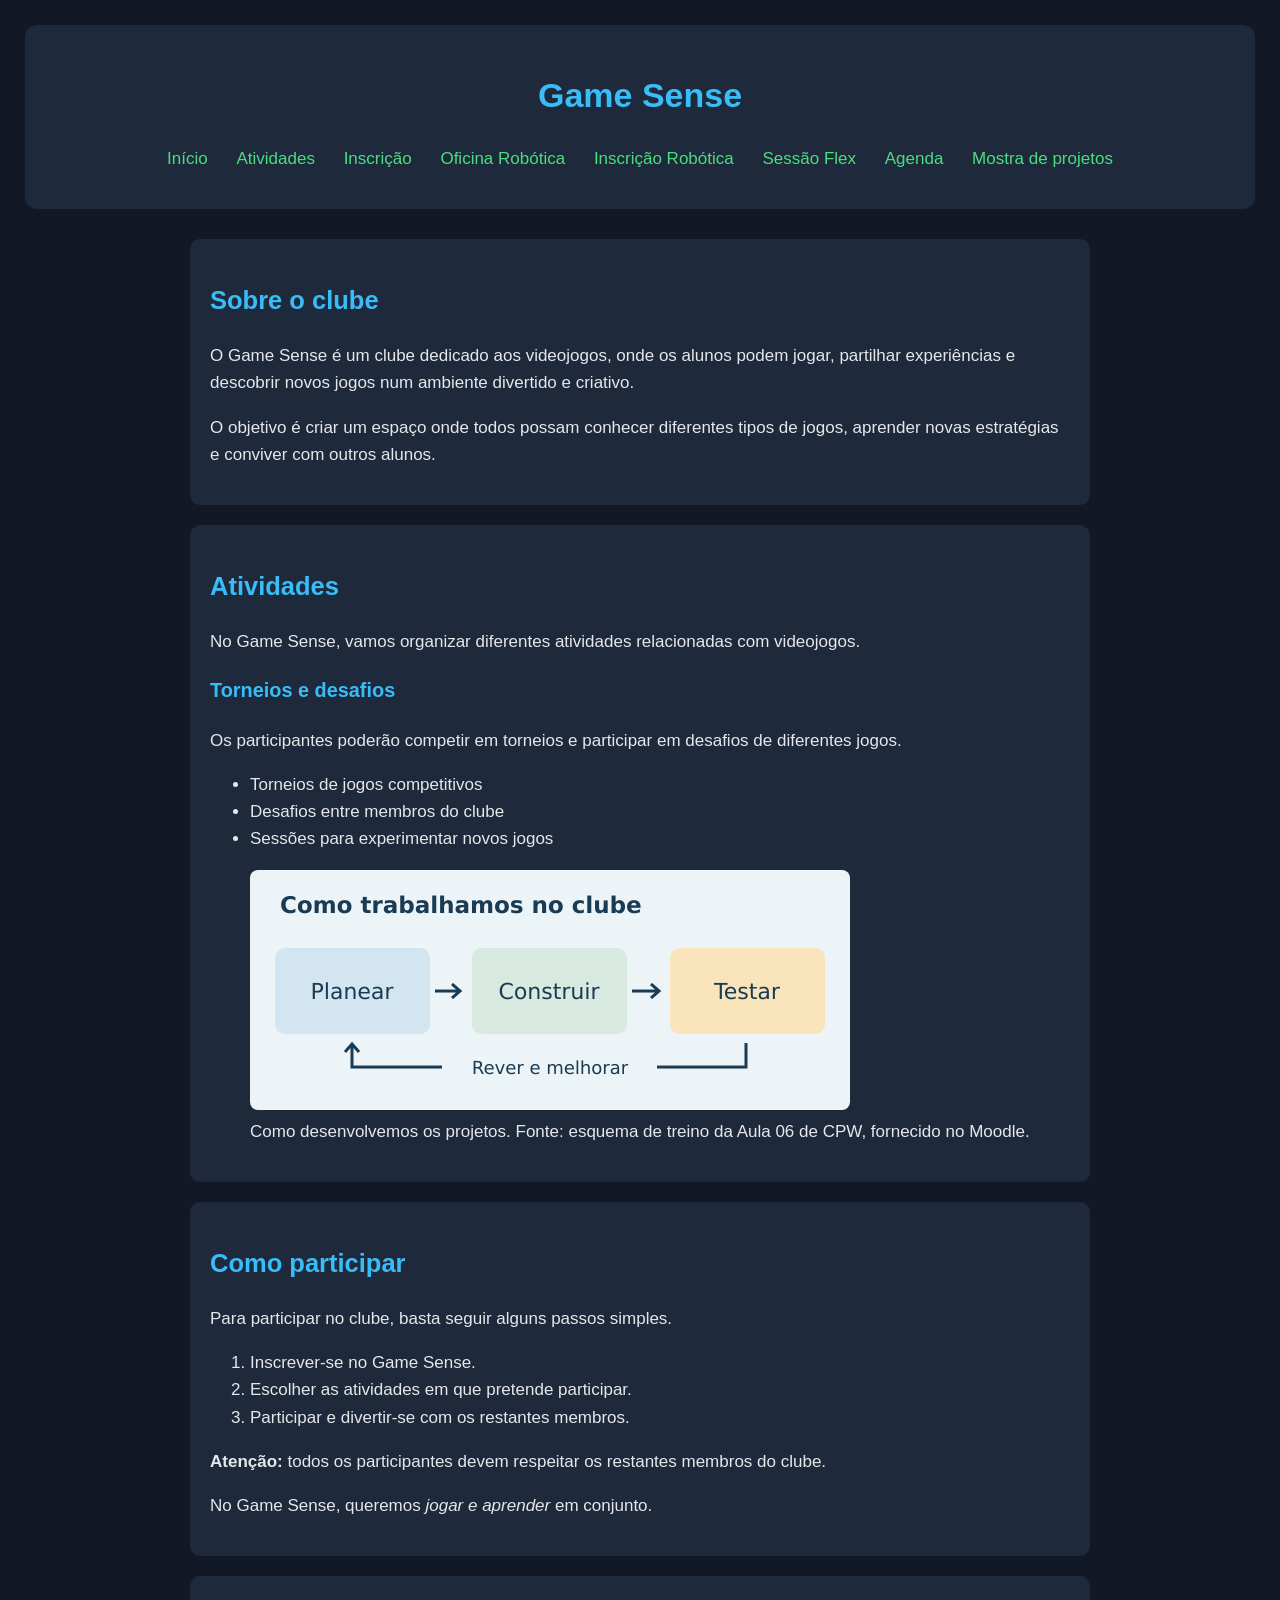
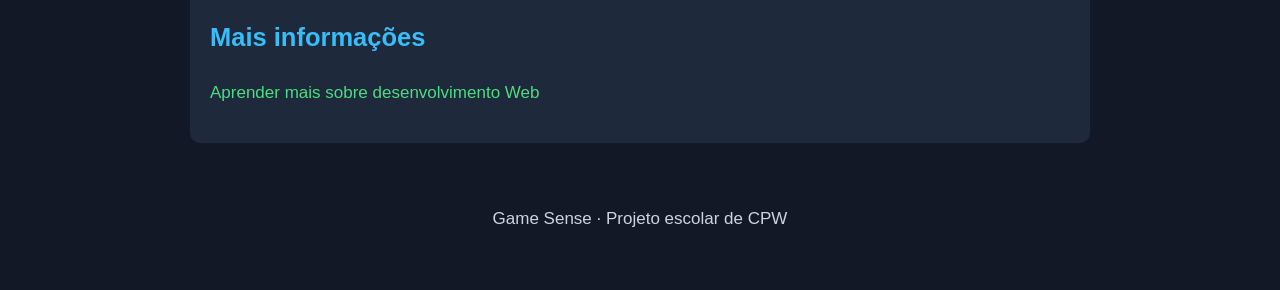
<file: index.html>
<!DOCTYPE html>
<html lang="pt-PT">
  <head>
    <meta charset="UTF-8">
    <meta name="viewport" content="width=device-width, initial-scale=1.0">
    <title>Game Sense | Clube de Jogos</title>
    <link rel="stylesheet" href="estilos.css">
  </head>

  <body>
    <header>
      <h1>Game Sense</h1>

      <nav>
        <ul>
          <li><a href="index.html">Início</a></li>
          <li><a href="paginas/atividades.html">Atividades</a></li>
          <li><a href="paginas/inscricao.html">Inscrição</a></li>
          <li><a href="paginas_robotica/oficina.html">Oficina Robótica</a></li>
          <li><a href="paginas_robotica/inscricao.html">Inscrição Robótica</a></li>
          <li><a href="sessao.html">Sessão Flex</a></li>
          <li><a href="agenda.html">Agenda</a></li>
          <li><a href="mostra-projetos/index.html">Mostra de projetos</a></li>

        </ul>
      </nav>
    </header>

    <main>
      <section>
        <h2>Sobre o clube</h2>

        <p>O Game Sense é um clube dedicado aos videojogos, onde os alunos podem jogar, partilhar experiências e descobrir novos jogos num ambiente divertido e criativo.</p>

        <p>O objetivo é criar um espaço onde todos possam conhecer diferentes tipos de jogos, aprender novas estratégias e conviver com outros alunos.</p>
      </section>

      <section>
        <h2>Atividades</h2>

        <p>No Game Sense, vamos organizar diferentes atividades relacionadas com videojogos.</p>

        <h3>Torneios e desafios</h3>

        <p>Os participantes poderão competir em torneios e participar em desafios de diferentes jogos.</p>

        <ul>
          <li>Torneios de jogos competitivos</li>
          <li>Desafios entre membros do clube</li>
          <li>Sessões para experimentar novos jogos</li>
        </ul>

        <figure>
          <img src="imagens/oficina.png"
               alt="Ciclo do clube: planear, construir, testar e regressar ao planeamento para melhorar."
               width="600" height="240">
          <figcaption>
            Como desenvolvemos os projetos.
            Fonte: esquema de treino da Aula 06 de CPW, fornecido no Moodle.
          </figcaption>
        </figure>
      </section>

      <section>
        <h2>Como participar</h2>

        <p>Para participar no clube, basta seguir alguns passos simples.</p>

        <ol>
          <li>Inscrever-se no Game Sense.</li>
          <li>Escolher as atividades em que pretende participar.</li>
          <li>Participar e divertir-se com os restantes membros.</li>
        </ol>

        <p><strong>Atenção:</strong> todos os participantes devem respeitar os restantes membros do clube.</p>

        <p>No Game Sense, queremos <em>jogar e aprender</em> em conjunto.</p>
      </section>

      <section>
        <h2>Mais informações</h2>

        <p>
          <a href="https://www.theodinproject.com/">Aprender mais sobre desenvolvimento Web</a>
        </p>
      </section>
    </main>

    <footer>
      <p>Game Sense · Projeto escolar de CPW</p>
    </footer>
  </body>
</html>
</file>
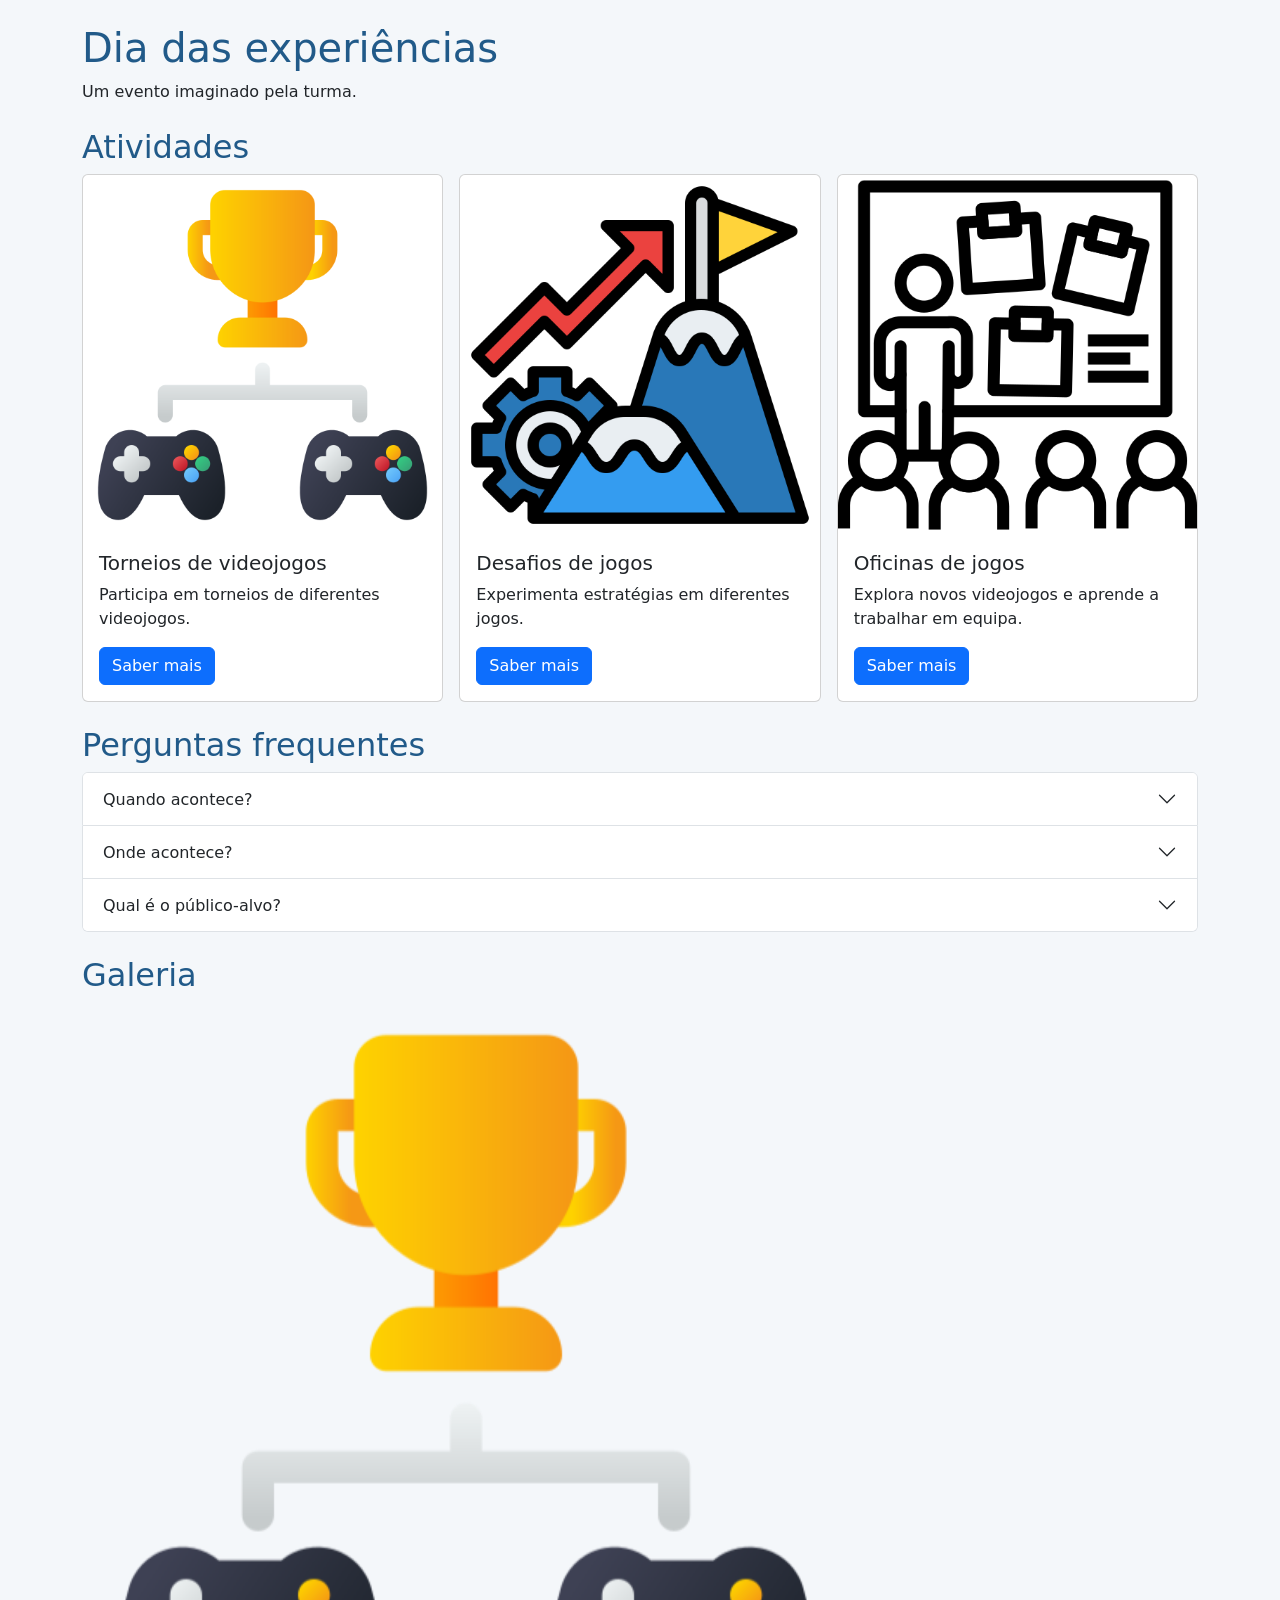
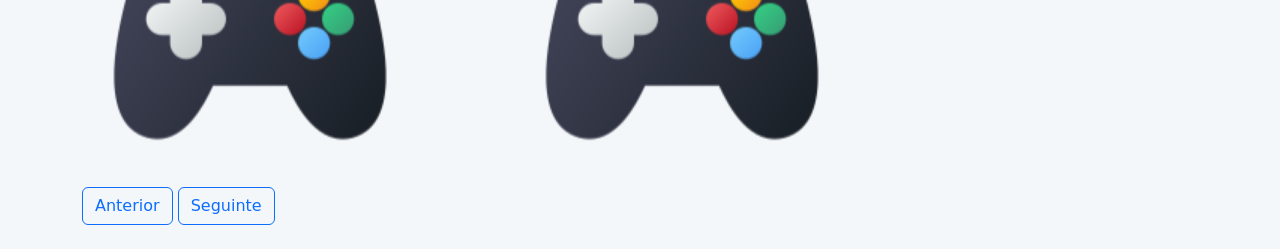
<file: evento-escola/index.html>
<!doctype html>
<html lang="pt-PT">

<head>
  <meta charset="utf-8">
  <meta name="viewport" content="width=device-width, initial-scale=1">
  <title>Dia das experiências</title>
  <link rel="stylesheet" href="https://cdn.jsdelivr.net/npm/bootstrap@5.3.8/dist/css/bootstrap.min.css"
    integrity="sha384-sRIl4kxILFvY47J16cr9ZwB07vP4J8+LH7qKQnuqkuIAvNWLzeN8tE5YBujZqJLB" crossorigin="anonymous">
  <link rel="stylesheet" href="estilos.css">
</head>

<body>
  <main class="container py-4">
    <header class="mb-4">
      <h1>Dia das experiências</h1>
      <p>Um evento imaginado pela turma.</p>
    </header>
    <section aria-labelledby="tituloAtividades">
      <h2 id="tituloAtividades">Atividades</h2>
      <div class="row g-3">
        <div class="col-12 col-md-4">
          <article class="card h-100">
            <img src="imagens/8028101.png" class="card-img-top img-fluid"
              alt="Troféu dourado com dois comandos de videojogos em baixo.">
            <div class="card-body">
              <h3 class="card-title h5">Torneios de videojogos</h3>
              <p class="card-text">Participa em torneios de diferentes videojogos.</p>
              <a href="#perguntas" class="btn btn-primary">Saber mais</a>
            </div>
          </article>
        </div>
        <div class="col-12 col-md-4">
          <article class="card h-100">
            <img src="imagens/4838640.png" class="card-img-top img-fluid"
              alt="Uma engrenagem, uma seta e duas montanhas com uma bandeira no topo, representando o ciclo de planeamento, construção e teste de um projeto.">
            <div class="card-body">
              <h3 class="card-title h5">Desafios de jogos</h3>
              <p class="card-text">Experimenta estratégias em diferentes jogos.</p>
              <a href="#perguntas" class="btn btn-primary">Saber mais</a>
            </div>
          </article>
        </div>
        <div class="col-12 col-md-4">
          <article class="card h-100">
            <img src="imagens/2117039.png" class="card-img-top img-fluid"
              alt="Um grupo de pessoas a trabalhar em conjunto, representando o trabalho em equipa.">
            <div class="card-body">
              <h3 class="card-title h5">Oficinas de jogos</h3>
              <p class="card-text">Explora novos videojogos e aprende a trabalhar em equipa.</p>
              <a href="#perguntas" class="btn btn-primary">Saber mais</a>
            </div>
          </article>
        </div>
      </div>
    </section>
    <section id="perguntas" class="mt-4">
      <h2>Perguntas frequentes</h2>
      <div class="accordion" id="faqEvento">
        <div class="accordion-item">
          <h3 class="accordion-header">
            <button class="accordion-button collapsed" type="button" data-bs-toggle="collapse" data-bs-target="#quando"
              aria-expanded="false" aria-controls="quando">
              Quando acontece?
            </button>
          </h3>
          <div id="quando" class="accordion-collapse collapse" data-bs-parent="#faqEvento">
            <div class="accordion-body">Terça-feira, ás 14:30, Quarta-feira, ás 15:00 e Quinta-feira, ás 14:30</div>
          </div>
        </div>
        <div class="accordion-item">
          <h3 class="accordion-header">
            <button class="accordion-button collapsed" type="button" data-bs-toggle="collapse" data-bs-target="#onde"
              aria-expanded="false" aria-controls="onde">
              Onde acontece?
            </button>
          </h3>
          <div id="onde" class="accordion-collapse collapse" data-bs-parent="#faqEvento">
            <div class="accordion-body">Sala de aula 101</div>
          </div>
        </div>
        <div class="accordion-item">
          <h3 class="accordion-header">
            <button class="accordion-button collapsed" type="button" data-bs-toggle="collapse" data-bs-target="#publico"
              aria-expanded="false" aria-controls="publico">
              Qual é o público-alvo?
            </button>
          </h3>
          <div id="publico" class="accordion-collapse collapse" data-bs-parent="#faqEvento">
            <div class="accordion-body">Alunos do 10º e 11º anos</div>
          </div>
        </div>
      </div>
    </section>
    <section id="galeria" class="mt-4">
      <h2>Galeria</h2>
<div id="galeriaEvento" class="carousel slide" data-bs-interval="false"
     role="region" aria-label="Galeria do evento">
  <div class="carousel-inner">
    <div class="carousel-item active">
      <img src="imagens/8028101.png" class="d-block w-100 img-fluid"
           alt="Troféu dourado com dois comandos de videojogos em baixo.">
    </div>
    <div class="carousel-item">
      <img src="imagens/4838640.png" class="d-block w-100 img-fluid"
           alt="Uma engrenagem, uma seta e duas montanhas com uma bandeira no topo, representando o ciclo de planeamento, construção e teste de um projeto.">
    </div>
    <div class="carousel-item">
      <img src="imagens/2117039.png" class="d-block w-100 img-fluid"
           alt="Um grupo de pessoas a trabalhar em conjunto, representando o trabalho em equipa.">
    </div>
  </div>
  <div class="mt-3">
    <button class="btn btn-outline-primary" type="button"
            data-bs-target="#galeriaEvento" data-bs-slide="prev">Anterior</button>
    <button class="btn btn-outline-primary" type="button"
            data-bs-target="#galeriaEvento" data-bs-slide="next">Seguinte</button>
  </div>
</div>
    </section>
  </main>
  <script src="https://cdn.jsdelivr.net/npm/bootstrap@5.3.8/dist/js/bootstrap.bundle.min.js"
    integrity="sha384-FKyoEForCGlyvwx9Hj09JcYn3nv7wiPVlz7YYwJrWVcXK/BmnVDxM+D2scQbITxI"
    crossorigin="anonymous"></script>
</body>

</html>
</file>
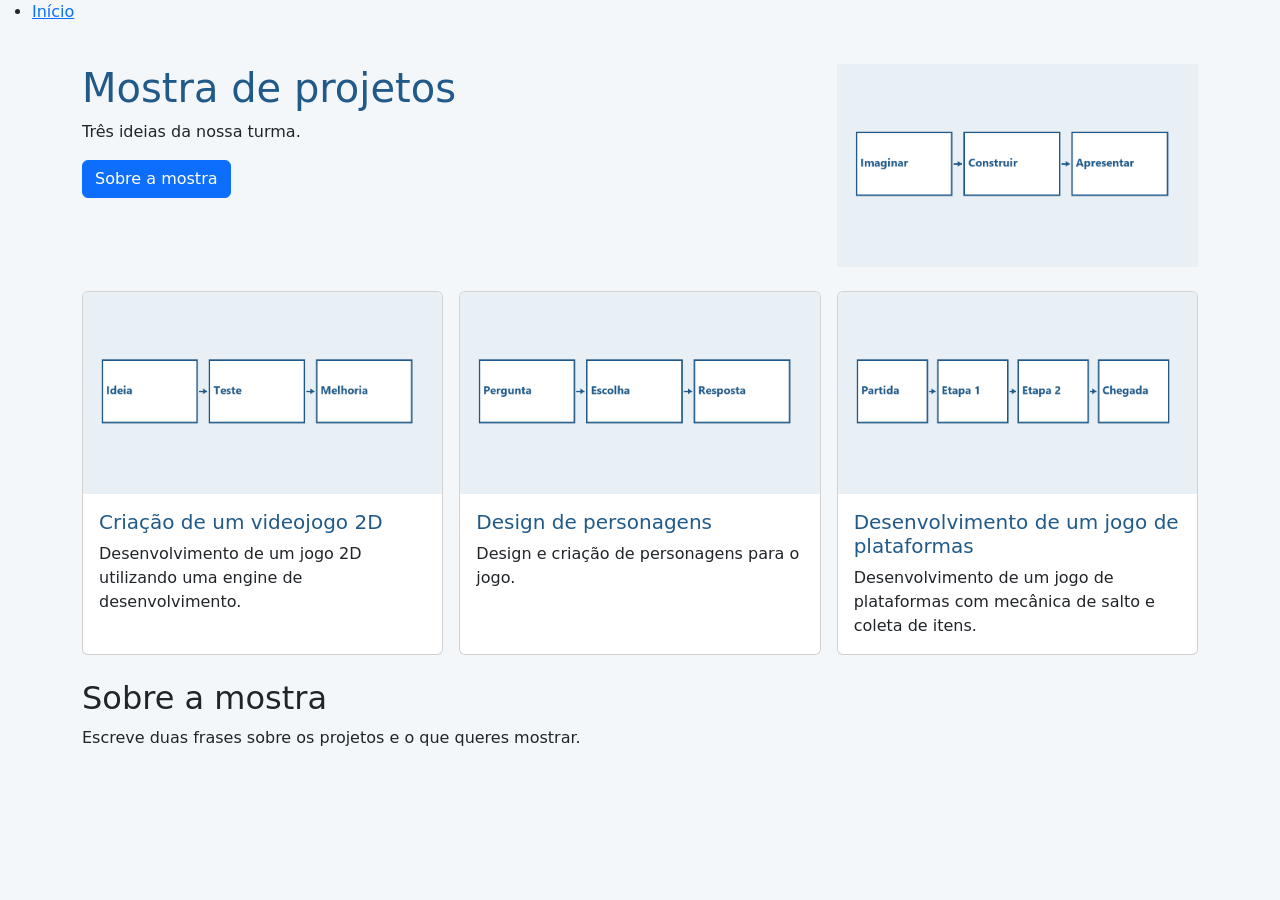
<file: mostra-projetos/index.html>
<!doctype html>
<html lang="pt-PT">
<head>
  <meta charset="utf-8">
  <meta name="viewport" content="width=device-width, initial-scale=1.0">
  <title>Mostra de projetos</title>
<link rel="stylesheet"
  href="https://cdn.jsdelivr.net/npm/bootstrap@5.3.8/dist/css/bootstrap.min.css"
  integrity="sha384-sRIl4kxILFvY47J16cr9ZwB07vP4J8+LH7qKQnuqkuIAvNWLzeN8tE5YBujZqJLB"
  crossorigin="anonymous">
  <link rel="stylesheet" href="estilos.css">
</head>
<body>
  <header>
    <nav>
        <ul>
          <li><a href="../index.html">Início</a></li>
        </ul>
      </nav>
  </header>
  <main class="container py-4">
    <header class="row g-3 mb-4">
  <div class="col-12 col-md-8">
    <h1>Mostra de projetos</h1>
    <p>Três ideias da nossa turma.</p>
    <a href="#sobre" class="btn btn-primary">Sobre a mostra</a>
  </div>
  <div class="col-12 col-md-4">
    <img src="imagens/mostra.png" class="img-fluid"
         alt="Etapas de um projeto: imaginar, construir e apresentar.">
  </div>
</header>
    <div class="row g-3">
  <div class="col-12 col-md-6 col-lg-4">
   <article class="card h-100">
    <img src="imagens/projeto-1.png"
     class="card-img-top img-fluid"
     alt="Esquema: uma ideia passa por um teste e por uma melhoria.">
  <div class="card-body">
    <h2 class="card-title h5">Criação de um videojogo 2D</h2>
    <p class="card-text">Desenvolvimento de um jogo 2D utilizando uma engine de desenvolvimento.</p>
  </div>
</article>
  </div>
  <div class="col-12 col-md-6 col-lg-4">
   <article class="card h-100">
    <img src="imagens/projeto-2.png"
     class="card-img-top img-fluid"
     alt="Esquema: uma pergunta leva a uma escolha e a uma resposta.">
  <div class="card-body">
    <h2 class="card-title h5">Design de personagens</h2>
    <p class="card-text">Design e criação de personagens para o jogo.</p>
  </div>
</article>
  </div>
  <div class="col-12 col-md-6 col-lg-4">
   <article class="card h-100">
    <img src="imagens/projeto-3.png"
     class="card-img-top img-fluid"
     alt="Esquema: um ponto de partida liga-se a duas etapas e à chegada.">
  <div class="card-body">
    <h2 class="card-title h5">Desenvolvimento de um jogo de plataformas</h2>
    <p class="card-text">Desenvolvimento de um jogo de plataformas com mecânica de salto e coleta de itens.</p>
  </div>
</article>
  </div>
</div>
<section id="sobre" class="mt-4">
  <h2>Sobre a mostra</h2>
  <p>Escreve duas frases sobre os projetos e o que queres mostrar.</p>
</section>
  </main>
</body>
</html>
</file>
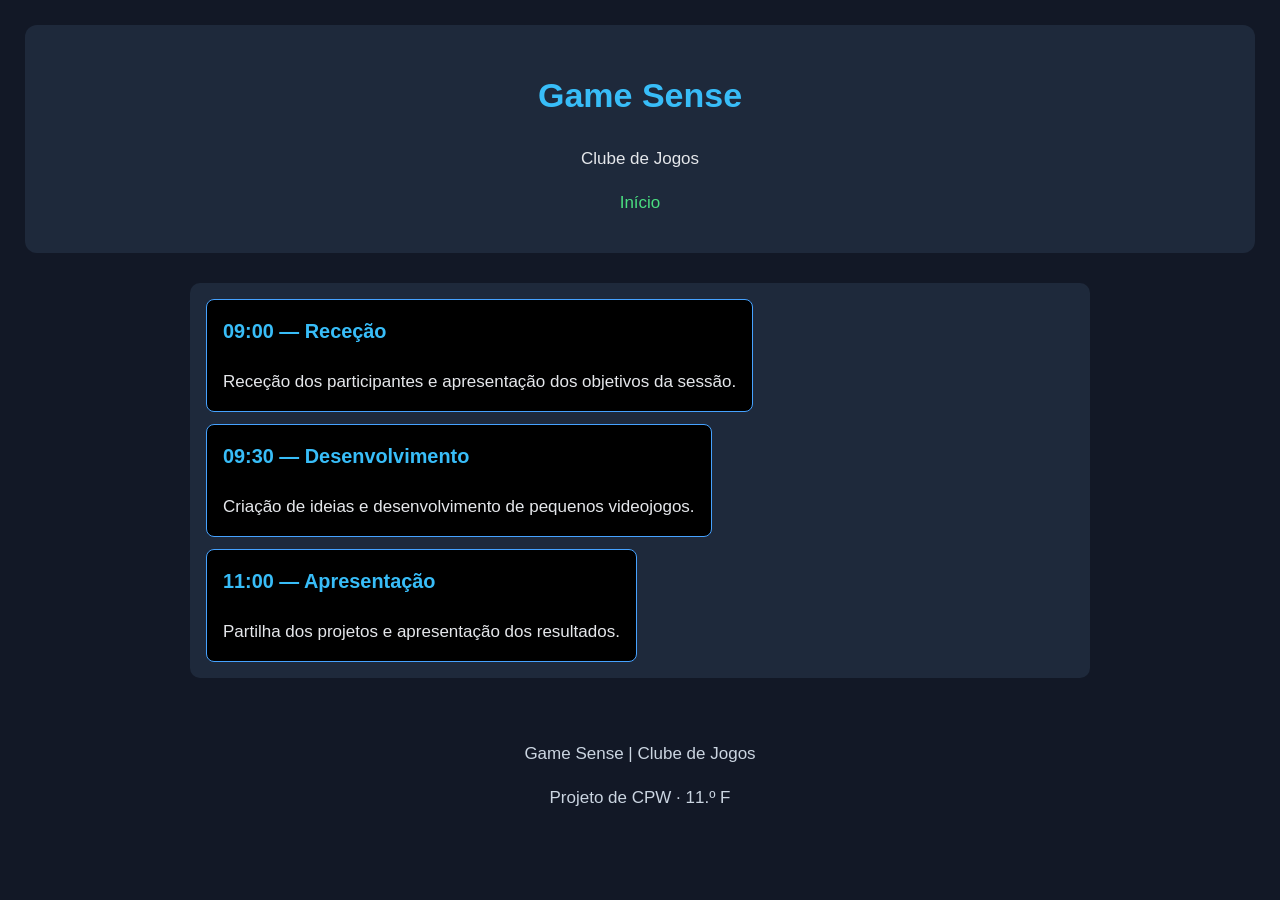
<file: agenda.html>
<!DOCTYPE html>
<html lang="pt-PT">
<head>
    <meta charset="UTF-8">
    <meta name="viewport" content="width=device-width, initial-scale=1.0">
    <title>Agenda | Game Sense</title>

    <!-- Ligar ao CSS partilhado -->
    <link rel="stylesheet" href="estilos.css">
</head>

<body>

    <header>
        <h1>Game Sense</h1>
        <p>Clube de Jogos</p>

        <nav>
            <ul>
                <li><a href="index.html">Início</a></li>
            </ul>
        </nav>
    </header>

    <main>  
        <section class="agenda">

            <div class="momento">
                <h3>09:00 — Receção</h3>
                <p>
                    Receção dos participantes e apresentação
                    dos objetivos da sessão.
                </p>
            </div>

            <div class="momento">
                <h3>09:30 — Desenvolvimento</h3>
                <p>
                    Criação de ideias e desenvolvimento
                    de pequenos videojogos.
                </p>
            </div>

            <div class="momento">
                <h3>11:00 — Apresentação</h3>
                <p>
                    Partilha dos projetos e apresentação
                    dos resultados.
                </p>
            </div>

        </section>
    </main>

    <footer>
        <p>Game Sense | Clube de Jogos</p>
        <p>Projeto de CPW · 11.º F</p>
    </footer>

</body>
</html>
</file>
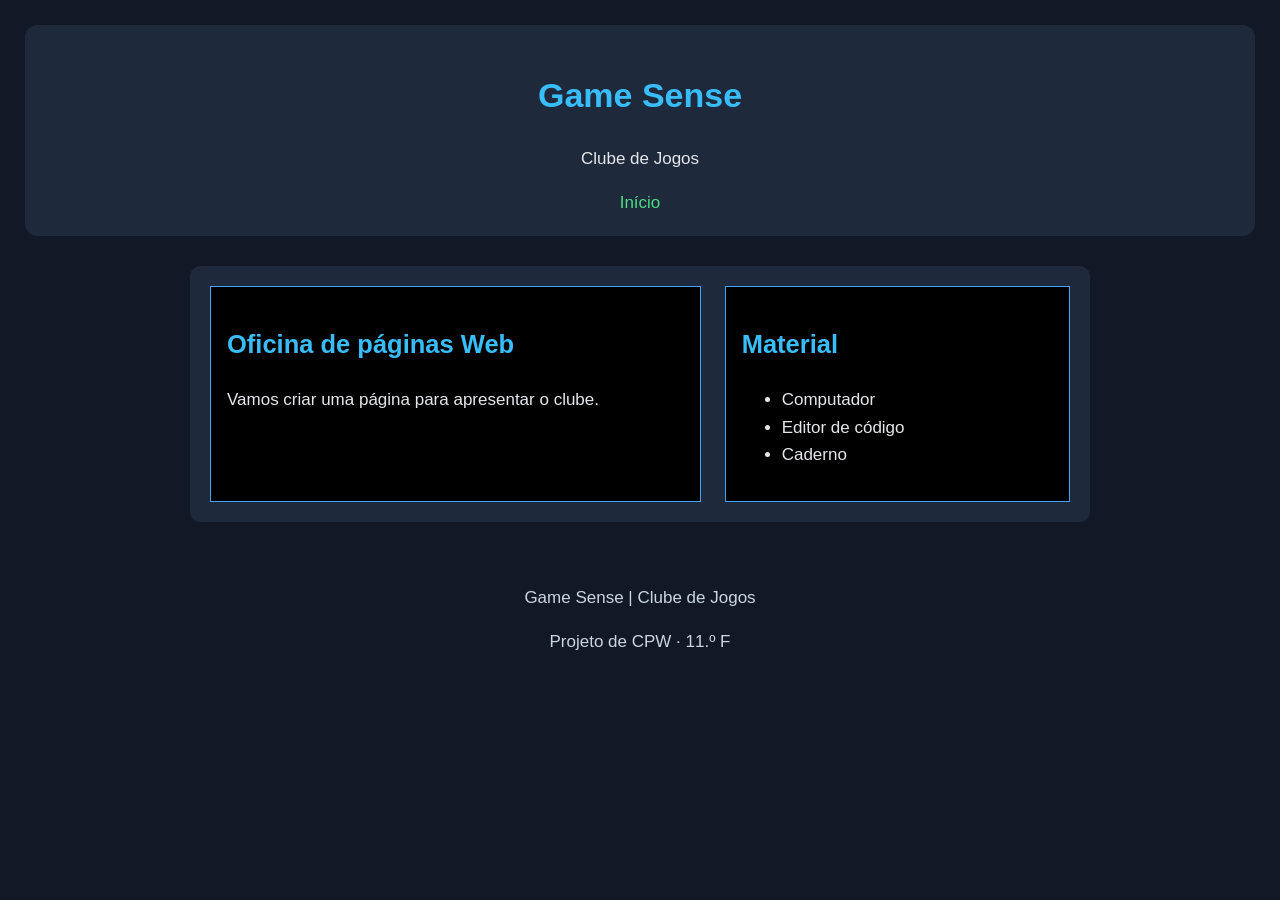
<file: sessao.html>
<!DOCTYPE html>
<html lang="pt-PT">
<head>
    <meta charset="UTF-8">
    <meta name="viewport" content="width=device-width, initial-scale=1.0">
    <title>Sessão | Game Sense</title>
    <link rel="stylesheet" href="estilos.css">
</head>

<body>

    <header>
        <h1>Game Sense</h1>
        <p>Clube de Jogos</p>

        <nav>
            <a href="index.html">Início</a>
        </nav>
    </header>

    <main>
        <section class="sessao">
        <div class="sessao-info">
          <h2>Oficina de páginas Web</h2>
          <p>Vamos criar uma página para apresentar o clube.</p>
        </div>

        <aside class="sessao-material">
          <h2>Material</h2>
          <ul>
            <li>Computador</li>
            <li>Editor de código</li>
            <li>Caderno</li>
          </ul>
        </aside>
      </section>  

    </main>
    <footer>
        <p>Game Sense | Clube de Jogos</p>
        <p>Projeto de CPW · 11.º F</p>
    </footer>
</body>
</html>
</file>
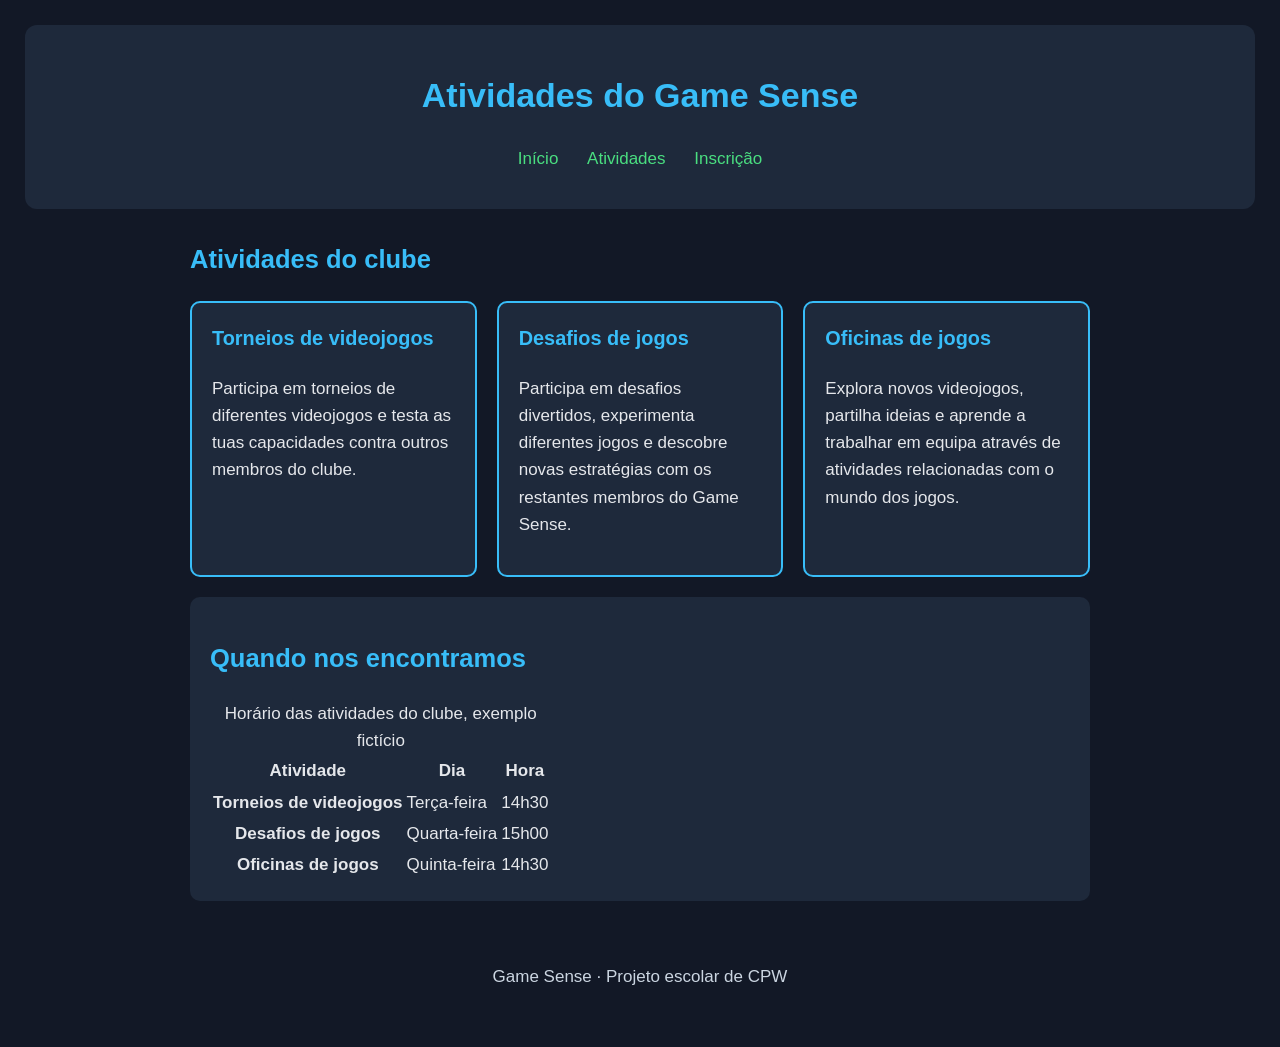
<file: paginas/atividades.html>
<!DOCTYPE html>
<html lang="pt-PT">
  <head>
    <meta charset="UTF-8">
    <meta name="viewport" content="width=device-width, initial-scale=1.0">
    <title>Atividades | Game Sense</title>
    <link rel="stylesheet" href="../estilos.css">
  </head>

  <body>
    <header>
      <h1>Atividades do Game Sense</h1>

      <nav>
        <ul>
          <li><a href="../index.html">Início</a></li>
          <li><a href="atividades.html">Atividades</a></li>
          <li><a href="inscricao.html">Inscrição</a></li>
        </ul>
      </nav>
    </header>

    <main>
      <h2>Atividades do clube</h2>

      <div class="cartoes">
        <article class="cartao">
          <h3>Torneios de videojogos</h3>
          <p>Participa em torneios de diferentes videojogos e testa as tuas capacidades contra outros membros do clube.</p>
        </article>

        <article class="cartao">
          <h3>Desafios de jogos</h3>
          <p>Participa em desafios divertidos, experimenta diferentes jogos e descobre novas estratégias com os restantes membros do Game Sense.</p>
        </article>

        <article class="cartao">
          <h3>Oficinas de jogos</h3>
          <p>Explora novos videojogos, partilha ideias e aprende a trabalhar em equipa através de atividades relacionadas com o mundo dos jogos.</p>
        </article>
      </div>

      <section>
        <h2>Quando nos encontramos</h2>

        <table>
          <caption>Horário das atividades do clube, exemplo fictício</caption>

          <thead>
            <tr>
              <th scope="col">Atividade</th>
              <th scope="col">Dia</th>
              <th scope="col">Hora</th>
            </tr>
          </thead>

          <tbody>
            <tr>
              <th scope="row">Torneios de videojogos</th>
              <td>Terça-feira</td>
              <td>14h30</td>
            </tr>

            <tr>
              <th scope="row">Desafios de jogos</th>
              <td>Quarta-feira</td>
              <td>15h00</td>
            </tr>

            <tr>
              <th scope="row">Oficinas de jogos</th>
              <td>Quinta-feira</td>
              <td>14h30</td>
            </tr>
          </tbody>
        </table>
      </section>
    </main>

    <footer>
      <p>Game Sense · Projeto escolar de CPW</p>
    </footer>
  </body>
</html>
</file>
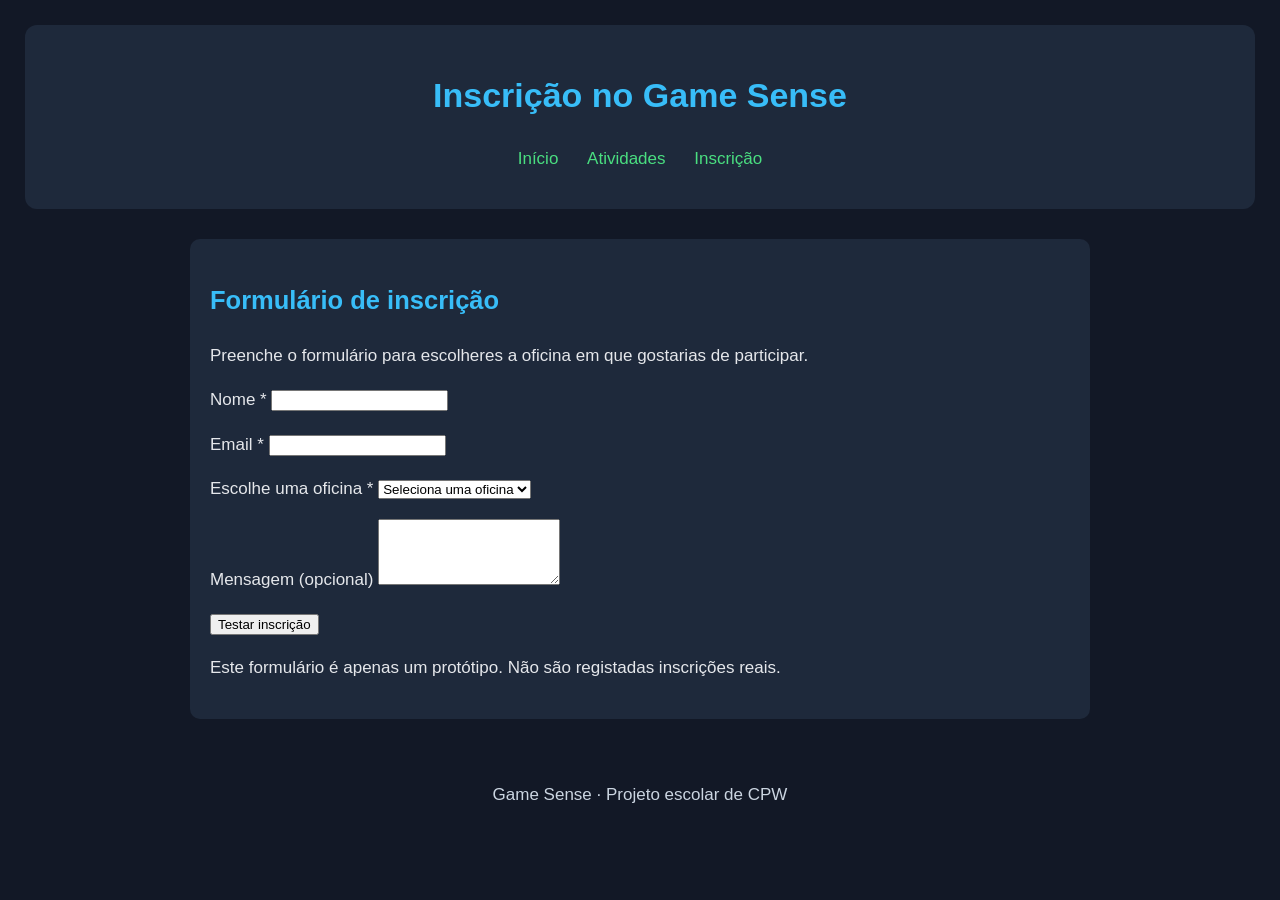
<file: paginas/inscricao.html>
<!DOCTYPE html>
<html lang="pt-PT">
  <head>
    <meta charset="UTF-8">
    <meta name="viewport" content="width=device-width, initial-scale=1.0">
    <title>Inscrição | Game Sense</title>
    <link rel="stylesheet" href="../estilos.css"> 
  </head>

  <body>
    <header>
      <h1>Inscrição no Game Sense</h1>

      <nav>
        <ul>
          <li><a href="../index.html">Início</a></li>
          <li><a href="atividades.html">Atividades</a></li>
          <li><a href="inscricao.html">Inscrição</a></li>
        </ul>
      </nav>
    </header>

    <main>
      <section>
        <h2>Formulário de inscrição</h2>

        <p>Preenche o formulário para escolheres a oficina em que gostarias de participar.</p>

        <form action="inscricao.html" method="get">
          <p>
            <label for="nome">Nome *</label>
            <input type="text" id="nome" name="nome" required>
          </p>

          <p>
            <label for="email">Email *</label>
            <input type="email" id="email" name="email" required>
          </p>

          <p>
            <label for="oficina">Escolhe uma oficina *</label>
            <select id="oficina" name="oficina" required>
              <option value="">Seleciona uma oficina</option>
              <option value="paginas-web">Páginas web</option>
              <option value="robotica">Robótica</option>
              <option value="jogos">Jogos</option>
            </select>
          </p>

          <p>
            <label for="mensagem">Mensagem (opcional)</label>
            <textarea id="mensagem" name="mensagem" rows="4"></textarea>
          </p>

          <button type="submit">Testar inscrição</button>
        </form>

        <p>Este formulário é apenas um protótipo. Não são registadas inscrições reais.</p>
      </section>
    </main>

    <footer>
      <p>Game Sense · Projeto escolar de CPW</p>
    </footer>
  </body>
</html>
</file>
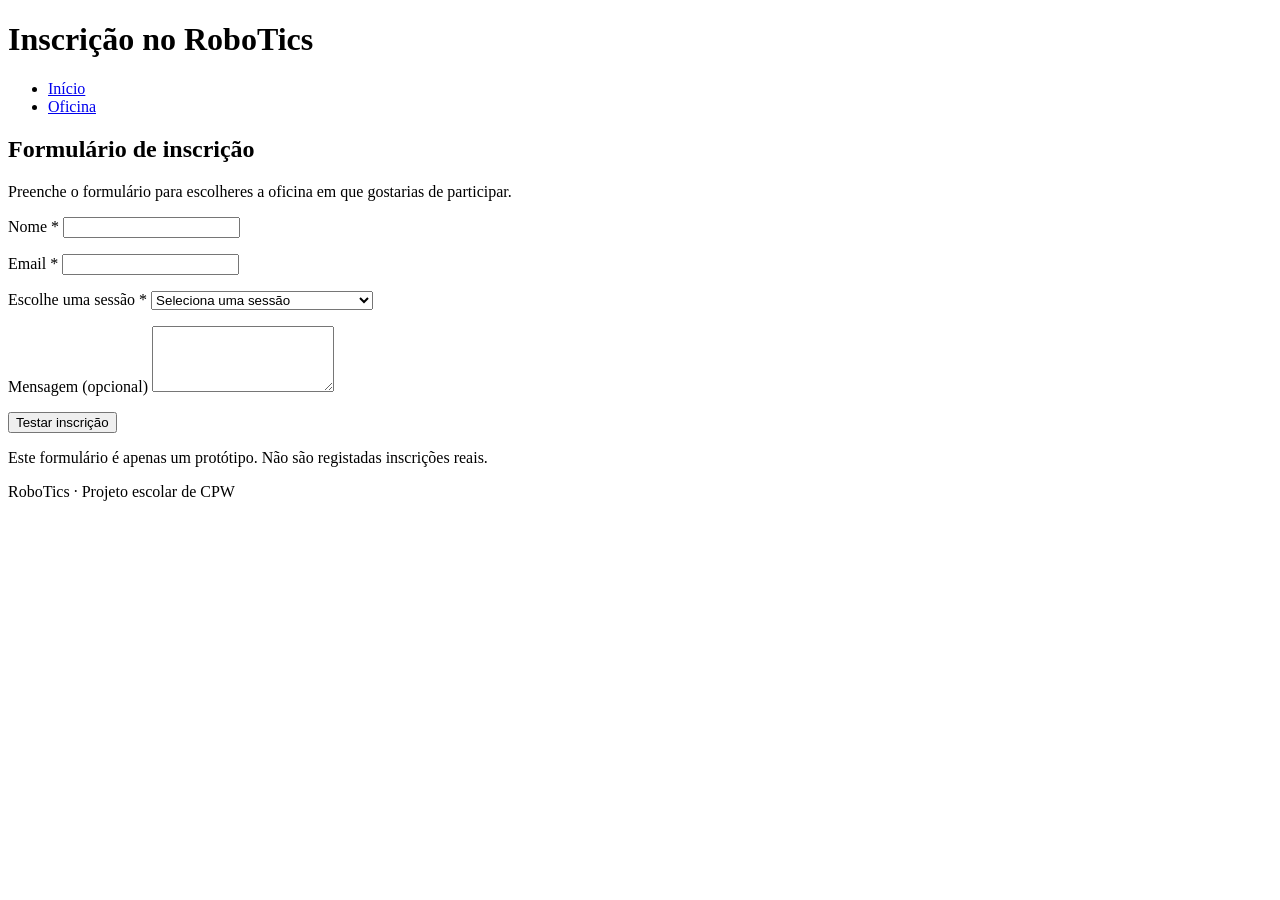
<file: paginas_robotica/inscricao.html>
<!DOCTYPE html>
<html lang="pt-PT">
  <head>
    <meta charset="UTF-8">
    <meta name="viewport" content="width=device-width, initial-scale=1.0">
    <title>Inscrição | RoboTics</title> 
  </head>

  <body>
    <header>
      <h1>Inscrição no RoboTics</h1>

      <nav>
        <ul>
          <li><a href="../index.html">Início</a></li>
          <li><a href="oficina.html">Oficina</a></li>
        </ul>
      </nav>
    </header>

    <main>
      <section>
        <h2>Formulário de inscrição</h2>

        <p>Preenche o formulário para escolheres a oficina em que gostarias de participar.</p>

        <form action="inscricao.html" method="get">
          <p>
            <label for="nome">Nome *</label>
            <input type="text" id="nome" name="nome" required>
          </p>

          <p>
            <label for="email">Email *</label>
            <input type="email" id="email" name="email" required>
          </p>

          <p>
            <label for="oficina">Escolhe uma sessão *</label>
            <select id="oficina" name="oficina" required>
              <option value="">Seleciona uma sessão</option>
              <option value="paginas-web">Sessão 1 - Construção de Robôs</option>
              <option value="robotica">Sessão 2 - Competição de Robôs</option>
              <option value="jogos">Ambas</option>
            </select>
          </p>

          <p>
            <label for="mensagem">Mensagem (opcional)</label>
            <textarea id="mensagem" name="mensagem" rows="4"></textarea>
          </p>

          <button type="submit">Testar inscrição</button>
        </form>

        <p>Este formulário é apenas um protótipo. Não são registadas inscrições reais.</p>
      </section>
    </main>

    <footer>
      <p>RoboTics · Projeto escolar de CPW</p>
    </footer>
  </body>
</html>
</file>
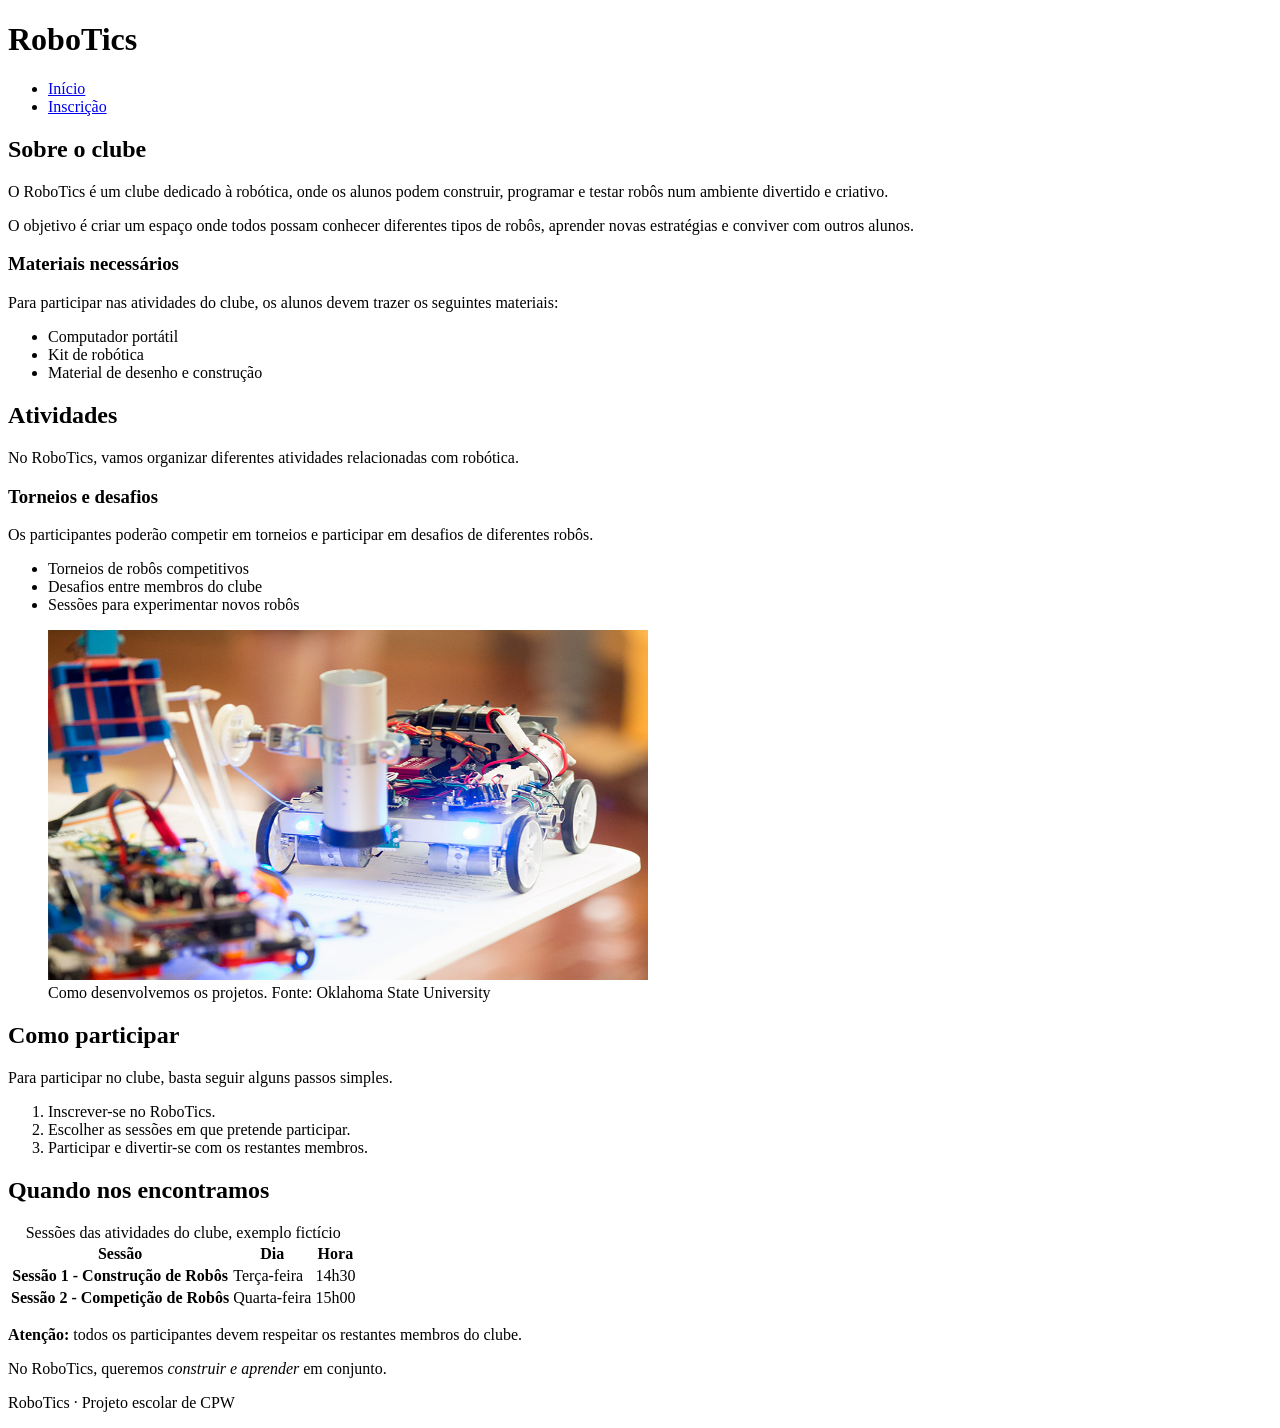
<file: paginas_robotica/oficina.html>
<!DOCTYPE html>
<html lang="pt-PT">
  <head>
    <meta charset="UTF-8">
    <meta name="viewport" content="width=device-width, initial-scale=1.0">
    <title>RoboTics | Oficina de Robótica</title>
  </head>

  <body>
    <header>
      <h1>RoboTics</h1>

      <nav>
        <ul>
          <li><a href="../index.html">Início</a></li>
          <li><a href="inscricao.html">Inscrição</a></li>
        </ul>
      </nav>
    </header>

    <main>
      <section>
        <h2>Sobre o clube</h2>

        <p>O RoboTics é um clube dedicado à robótica, onde os alunos podem construir, programar e testar robôs num ambiente divertido e criativo.</p>

        <p>O objetivo é criar um espaço onde todos possam conhecer diferentes tipos de robôs, aprender novas estratégias e conviver com outros alunos.</p>
      </section>

        <section>
            <h3>Materiais necessários</h3>
            <p>Para participar nas atividades do clube, os alunos devem trazer os seguintes materiais:</p>
            <ul>
                <li>Computador portátil</li>
                <li>Kit de robótica</li>
                <li>Material de desenho e construção</li>
            </ul>
        </section>

      <section>
        <h2>Atividades</h2>

        <p>No RoboTics, vamos organizar diferentes atividades relacionadas com robótica.</p>

        <h3>Torneios e desafios</h3>

        <p>Os participantes poderão competir em torneios e participar em desafios de diferentes robôs.</p>

        <ul>
          <li>Torneios de robôs competitivos</li>
          <li>Desafios entre membros do clube</li>
          <li>Sessões para experimentar novos robôs</li>
        </ul>

        <figure>
          <img src="../imagens/robotica.jpg"
               alt="Ciclo do clube: planear, construir, testar e regressar ao planeamento para melhorar."
               width="600" height="350">
          <figcaption>
            Como desenvolvemos os projetos.
            Fonte: Oklahoma State University
          </figcaption>
        </figure>
      </section>

      <section>
        <h2>Como participar</h2>

        <p>Para participar no clube, basta seguir alguns passos simples.</p>

        <ol>
          <li>Inscrever-se no RoboTics.</li>
          <li>Escolher as sessões em que pretende participar.</li>
          <li>Participar e divertir-se com os restantes membros.</li>
        </ol>

        <section>
        <h2>Quando nos encontramos</h2>

        <table>
          <caption>Sessões das atividades do clube, exemplo fictício</caption>

          <thead>
            <tr>
              <th scope="col">Sessão</th>
              <th scope="col">Dia</th>
              <th scope="col">Hora</th>
            </tr>
          </thead>

          <tbody>
            <tr>
              <th scope="row">Sessão 1 - Construção de Robôs</th>
              <td>Terça-feira</td>
              <td>14h30</td>
            </tr>

            <tr>
              <th scope="row">Sessão 2 - Competição de Robôs</th>
              <td>Quarta-feira</td>
              <td>15h00</td>
            </tr>

          </tbody>
        </table>
      </section>

        <p><strong>Atenção:</strong> todos os participantes devem respeitar os restantes membros do clube.</p>

        <p>No RoboTics, queremos <em>construir e aprender</em> em conjunto.</p>
      </section>

    </main>

    <footer>
      <p>RoboTics · Projeto escolar de CPW</p>
    </footer>
  </body>
</html>
</file>
<file: estilos.css>
/* Estilo geral */

* {
    box-sizing: border-box;
}

body {
    background-color: #121826;
    color: #E5E7EB;
    font-family: Arial, sans-serif;
    font-size: 17px;
    line-height: 1.6;
    margin: 0;
    padding: 25px;
}

header {
    background-color: #1E293B;
    padding: 20px;
    text-align: center;
    border-radius: 12px;
}

h1, h2, h3 {
    color: #38BDF8;
}

nav {
    margin-top: 15px;
}

nav ul {
    list-style: none;
    padding: 0;
}

nav li {
    display: inline-block;
    margin: 0 12px;
}

a {
    color: #4ADE80;
    text-decoration: none;
}

a:hover {
    color: #38BDF8;
    text-decoration: underline;
}

main {
    max-width: 900px;
    margin: 30px auto;
}

section {
    background-color: #1E293B;
    padding: 20px;
    margin-bottom: 20px;
    border-radius: 10px;
}

img {
    max-width: 100%;
    height: auto;
    border-radius: 8px;
}

footer {
    text-align: center;
    padding: 15px;
    color: #CBD5E1;
}

/* Cartões das atividades */

.cartoes {
    display: flex;
    gap: 20px;
    flex-wrap: wrap;
    align-items: stretch;
}

.cartao {
    background-color: #1E293B;
    padding: 20px;
    border: 2px solid #38BDF8;
    margin-bottom: 20px;
    border-radius: 10px;
    flex: 1 1 250px;
    min-width: 0;
    box-sizing: border-box;
}

.cartao h3 {
    margin-top: 0;
}

.cartao p {
    overflow-wrap: anywhere;
}

/* A4 - 01: Sessão com Flexbox */

.sessao-info, .sessao-material {
    padding: 16px;
    border: 1px solid rgb(70, 162, 255);
    background: #000000;
}

.sessao {
    display: flex;
    flex-direction: row;
    flex-wrap: nowrap;
    gap: 24px;
}

.sessao-info {
    flex: 2 1 200px;
    min-width: 0;
    overflow-wrap: anywhere;
}

.sessao-material {
    flex: 1 1 200px;
    min-width: 0;
    overflow-wrap: anywhere;
}

/* A4 - 02: Agenda com Flexbox */

.agenda {
    display: flex;
    flex-direction: column;
    justify-content: space-between;
    align-items: flex-start;
    min-height: 360px;
    padding: 16px;
    gap: 12px;
}

.momento {
    background-color: #000000;
    border: 1px solid rgb(70, 162, 255);
    border-radius: 8px;
    padding: 16px;
    max-width: 100%;
    overflow-wrap: anywhere;
}

.momento h3 {
    margin-top: 0;
}

.momento p {
    margin-bottom: 0;
}

@media (max-width: 700px) {
  .sessao {
    flex-direction: column;
    align-items: stretch;
  }
  .sessao-info,
  .sessao-material {
    flex-basis: auto;
  }
}
</file>
<file: evento-escola/estilos.css>
body { background-color: #f4f7fa; }
h1, h2 { color: #215a89; }
#galeria { max-width: 48rem; }
</file>
<file: mostra-projetos/estilos.css>
body { background-color: #f4f7fa; }
h1 { color: #215a89; }
.card-title { color: #215a89; }
</file>
